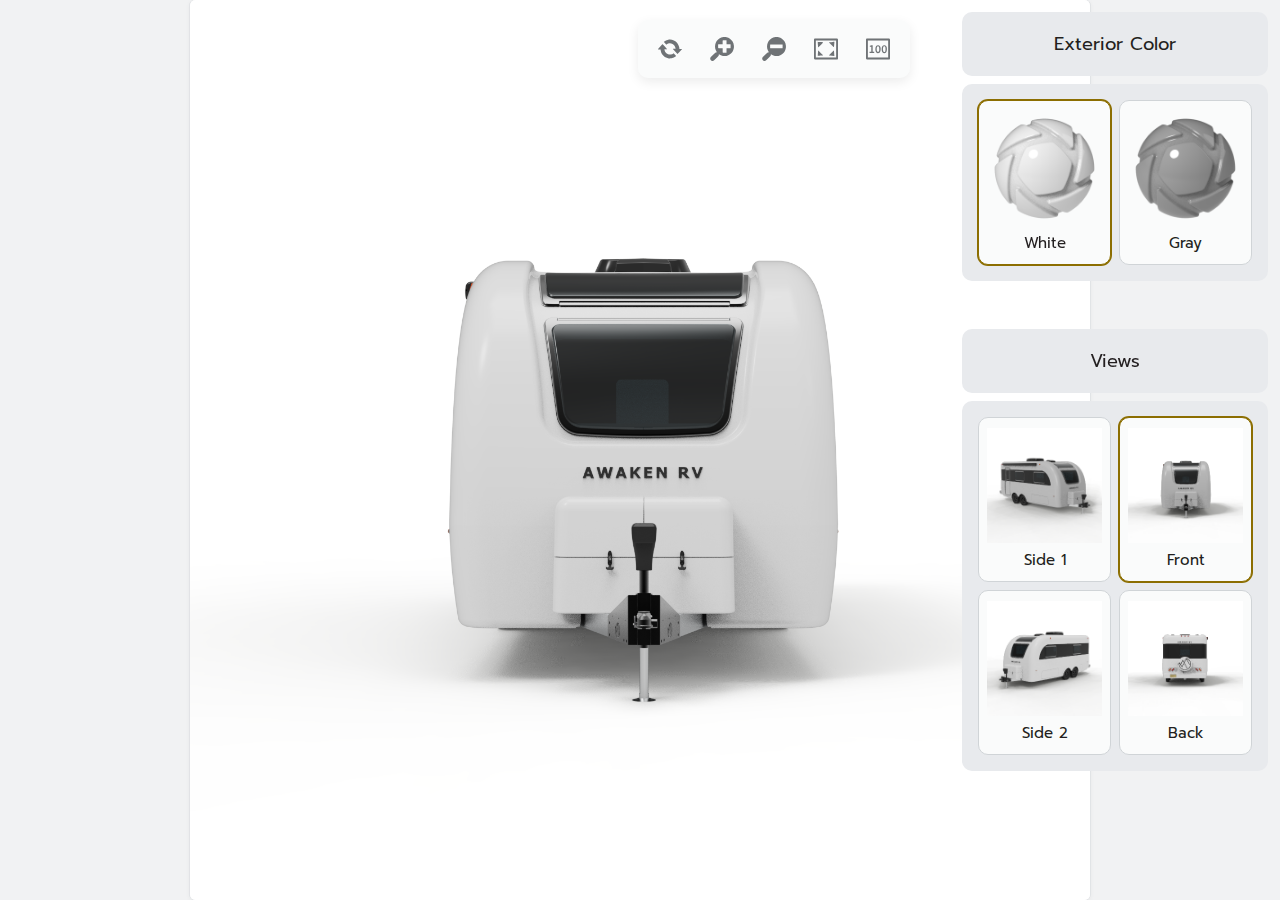
<file: index.html>
<!DOCTYPE html>
<html lang="en">
<head>
    <meta charset="UTF-8">
    <meta name="viewport" content="width=device-width, initial-scale=1.0">
    <meta http-equiv="refresh" content="0; url=keyshot-configurator.html">
    <title>Awaken RV Configurator</title>
    <style>
        body {
            margin: 0;
            padding: 0;
            display: flex;
            align-items: center;
            justify-content: center;
            height: 100vh;
            font-family: -apple-system, BlinkMacSystemFont, 'Segoe UI', Roboto, sans-serif;
            background: #F1F2F3;
        }
        .message {
            text-align: center;
            color: #666;
        }
        a {
            color: #C9A55A;
            text-decoration: none;
            font-weight: 500;
        }
        a:hover {
            text-decoration: underline;
        }
    </style>
</head>
<body>
    <div class="message">
        <p>Redirecting to configurator...</p>
        <p>If you are not redirected, <a href="keyshot-configurator.html">click here</a>.</p>
    </div>
</body>
</html>
</file>
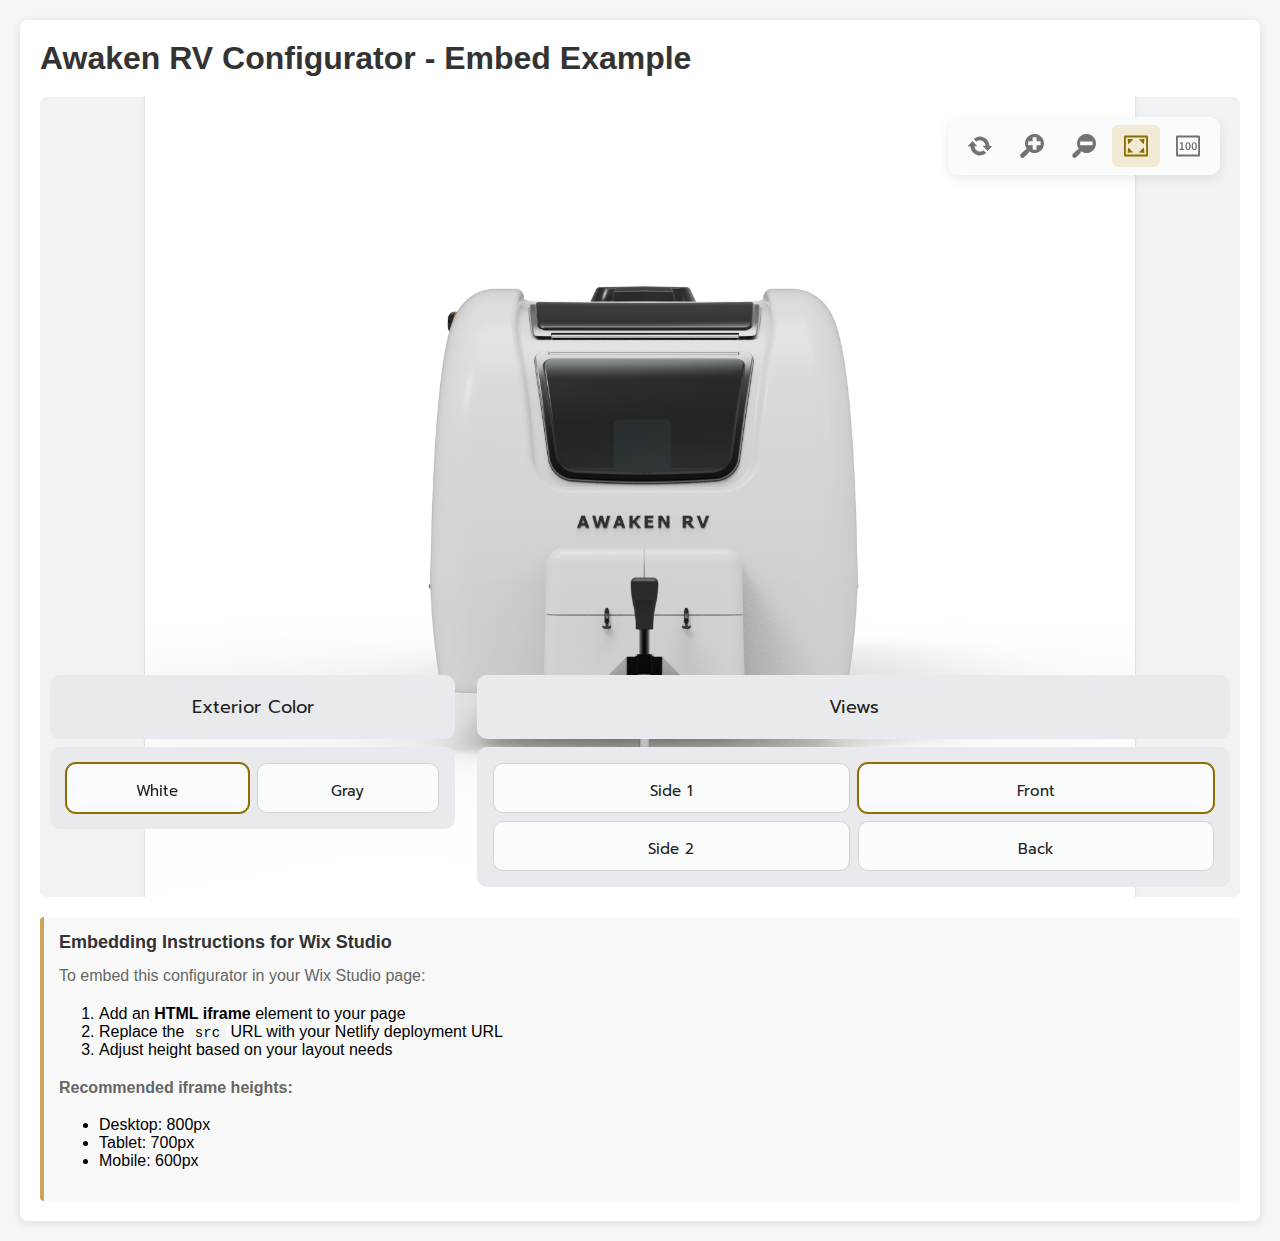
<file: embed-example.html>
<!DOCTYPE html>
<html lang="en">
<head>
    <meta charset="UTF-8">
    <meta name="viewport" content="width=device-width, initial-scale=1.0">
    <title>Awaken RV Configurator - Embed Example</title>
    <style>
        body {
            margin: 0;
            padding: 20px;
            font-family: -apple-system, BlinkMacSystemFont, 'Segoe UI', Roboto, Oxygen, Ubuntu, Cantarell, sans-serif;
            background: #f5f5f5;
        }
        
        .container {
            max-width: 1400px;
            margin: 0 auto;
            background: white;
            padding: 20px;
            border-radius: 8px;
            box-shadow: 0 2px 8px rgba(0,0,0,0.1);
        }
        
        h1 {
            margin: 0 0 20px 0;
            color: #333;
        }
        
        .embed-container {
            position: relative;
            width: 100%;
            background: #F1F2F3;
            border-radius: 8px;
            overflow: hidden;
        }
        
        iframe {
            width: 100%;
            height: 800px;
            border: none;
            display: block;
        }
        
        .info {
            margin-top: 20px;
            padding: 15px;
            background: #f9f9f9;
            border-left: 4px solid #C9A55A;
            border-radius: 4px;
        }
        
        .info h2 {
            margin: 0 0 10px 0;
            font-size: 18px;
            color: #333;
        }
        
        .info p {
            margin: 0 0 10px 0;
            line-height: 1.6;
            color: #666;
        }
        
        code {
            background: #f5f5f5;
            padding: 2px 6px;
            border-radius: 3px;
            font-family: 'Monaco', 'Courier New', monospace;
            font-size: 14px;
        }
        
        @media (max-width: 768px) {
            iframe {
                height: 600px;
            }
            
            body {
                padding: 10px;
            }
            
            .container {
                padding: 15px;
            }
        }
    </style>
</head>
<body>
    <div class="container">
        <h1>Awaken RV Configurator - Embed Example</h1>
        
        <div class="embed-container">
            <iframe 
                src="keyshot-configurator.html" 
                allowfullscreen
                title="Awaken RV 3D Configurator">
            </iframe>
        </div>
        
        <div class="info">
            <h2>Embedding Instructions for Wix Studio</h2>
            <p>To embed this configurator in your Wix Studio page:</p>
            <ol>
                <li>Add an <strong>HTML iframe</strong> element to your page</li>
                <li>Replace the <code>src</code> URL with your Netlify deployment URL</li>
                <li>Adjust height based on your layout needs</li>
            </ol>
            <p><strong>Recommended iframe heights:</strong></p>
            <ul>
                <li>Desktop: 800px</li>
                <li>Tablet: 700px</li>
                <li>Mobile: 600px</li>
            </ul>
        </div>
    </div>
</body>
</html>
</file>
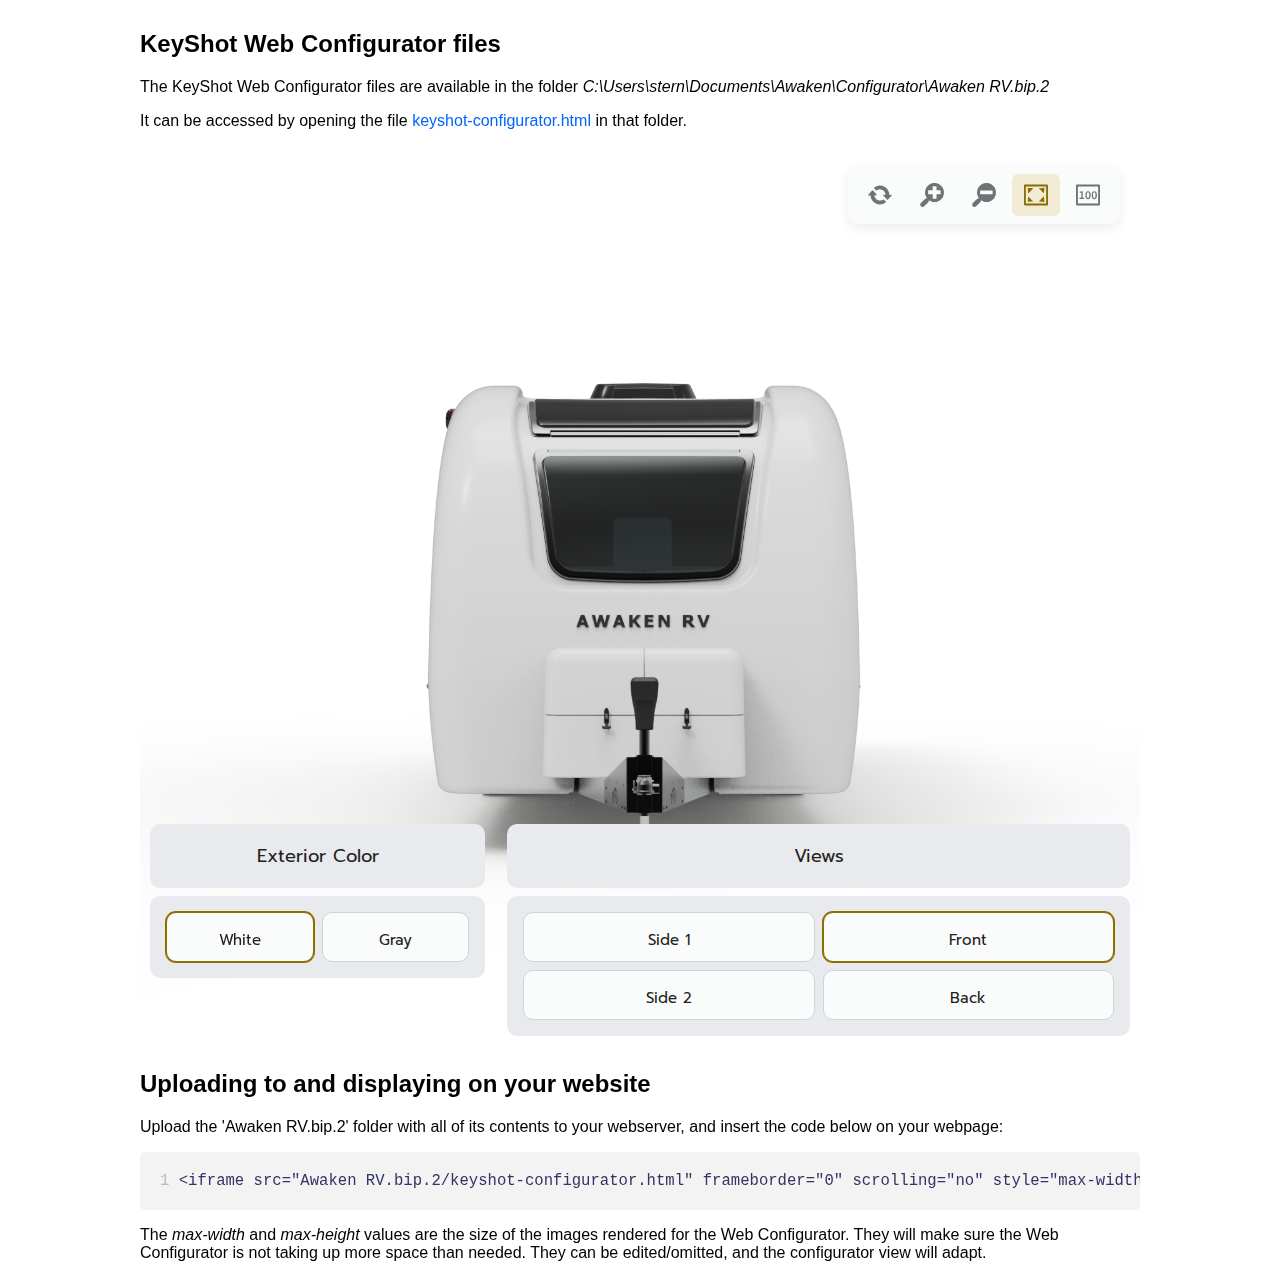
<file: instructions.html>
<!DOCTYPE html>
<html>
  <head>
    <title>Keyshot Web Configurator Instructions</title>
    <meta http-equiv="Content-Type" content="text/html; charset=UTF-8">
    <style>
        html, body { height: 100%; }
        body {
            margin: 0 auto;
            padding: 10px;
            max-width: 1000px;
            font-family: "Open Sans", sans-serif;
        }
        pre {
            padding: 20px;
            background-color: #f3f3f3;
            border-radius: 5px;
            color: #333366;
            overflow-x: scroll;
            max-width: 100%;
            font-size: 1.2em;
        }
        pre:before {
            content: "1 ";
            color: #bbbbbb;
        }
        a, a:visited {
            text-decoration: none;
            color: #0066ff;
        }
        a:hover {
            color: #0099ff;
        }
    </style>
  </head>
  <body>
    <h2>KeyShot Web Configurator files</h2>
    <p>The KeyShot Web Configurator files are available in the folder <i>C:\Users\stern\Documents\Awaken\Configurator\Awaken RV.bip.2</i></p>
    <p>It can be accessed by opening the file <a href="keyshot-configurator.html">keyshot-configurator.html</a> in that folder.</p>
    <iframe src="keyshot-configurator.html" frameborder="0" scrolling="no" style="max-width: 1600px; max-height: 1600px; height: 100%; width: 100%;"></iframe>

    <h2>Uploading to and displaying on your website</h2>
    <p>Upload the 'Awaken RV.bip.2' folder with all of its contents to your webserver, and insert the code below on your webpage:</p>
    <pre>&lt;iframe src="Awaken RV.bip.2/keyshot-configurator.html" frameborder="0" scrolling="no" style="max-width: 1600px; max-height: 1600px; height: 100%; width: 100%;"&gt;&lt;/iframe&gt;</pre>
    <p>The <i>max-width</i> and <i>max-height</i> values are the size of the images rendered for the Web Configurator. They will make sure the Web Configurator is not taking up more space than needed. They can be edited/omitted, and the configurator view will adapt.</p>
  </body>
</html>
</file>
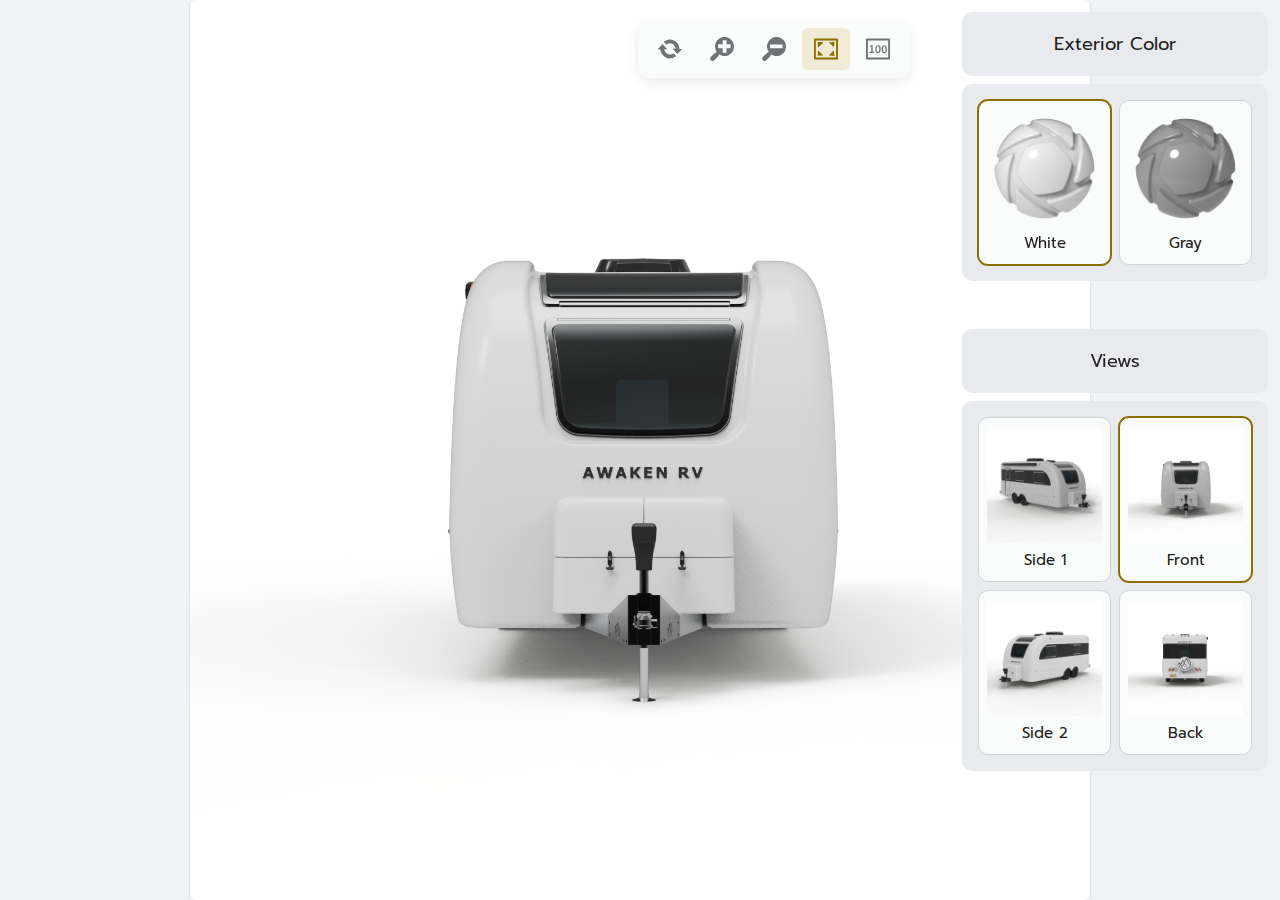
<file: keyshot-configurator.html>
<!DOCTYPE html>
<html>
  <head>
    <title>Keyshot Web Configurator</title>
    <meta http-equiv="Content-Type" content="text/html; charset=UTF-8">
    <link type="text/css" rel="stylesheet" href="keyshot-configurator.css">
    <script type="text/javascript" src="keyshot-configurator.js"></script>
    <script type="text/javascript" src="keyshot-configurator-modeldata.js"></script>
    <script type="text/javascript" src="keyshot-configurator-imagemapping.js"></script>
    <script type="text/javascript" src="keyshot-configurator-layoutsettings.js"></script>
  </head>
  <body>

    <div id="main">
      <img class="mainimg" src="" alt="" draggable="false">
    </div>

    <div class="panelarea layouthorizontal">
      <template id="flowselectiontemplate">
        <div class="flowwidget flowselection">
          <div class="flowselectionheaderbox">
            <div>
              <div class="flowselectionheadermenu hidden">
                <div class="flowheadertextbox">
                  <span class="flowheadertext"></span>
                </div>
                <!-- More div's -->
              </div>
              <div class="flowheadertextbox selected">
                <span class="flowheadertext"></span>
                <span class="flowheadermarker ksfont-arrow-left"></span>
                <span class="flowheadermarker ksfont-arrow-up"></span>
              </div>
            </div>
            <div class="flowselectionheaderscrollbox">
              <div class="flowselectionheaderscroller">
                <span class="ksfont-angle-dbl-left"></span>
              </div>
              <div>1/7</div>
              <div class="flowselectionheaderscroller">
                <span class="ksfont-angle-dbl-right"></span>
              </div>
            </div>
          </div>
          <div class="flowwidgetbody flowselectionbody">
            <div class="flowthumbnailitem">
              <div>
                <img src="" alt="">
                <span>Item Label</span>
              </div>
            </div>
            <div class="flowthumbnailitem">
              <div>
                <svg viewBox="0 0 512 512">
                  <path d="M496 0l-480 0c-9 0-16 7-16 16l0 480c0 9 7 16 16 16l481 0c8 0 15-7 15-16l0-481c0-8-7-15-16-15z m-464 32l448 0 0 448-448 0z m332 200l-216 0c-13 0-23 11-23 24 0 13 10 24 23 24l214 0c14 0 24-11 24-24 0-13-9-24-22-24z"></path>
                </svg>
                <span>None</span>
              </div>
            </div>
          </div>
        </div>
      </template>
      <template id="flowaccordiontemplate">
        <div class="flowwidget flowaccordion">
          <div class="flowaccordiongroup">
            <div class="flowheadertextbox flowaccordionheader">
              <span class="flowheadertext"></span>
              <span class="flowheadermarker ksfont-arrow-left"></span>
              <span class="flowheadermarker ksfont-arrow-down"></span>
            </div>
            <div class="flowwidgetbody flowaccordiongroupbody">
              <div class="flowthumbnailitem">
                <div>
                  <img src="" alt="">
                  <span>Item Label</span>
                </div>
              </div>
              <div class="flowthumbnailitem">
                <div>
                  <svg viewBox="0 0 512 512">
                    <path d="M496 0l-480 0c-9 0-16 7-16 16l0 480c0 9 7 16 16 16l481 0c8 0 15-7 15-16l0-481c0-8-7-15-16-15z m-464 32l448 0 0 448-448 0z m332 200l-216 0c-13 0-23 11-23 24 0 13 10 24 23 24l214 0c14 0 24-11 24-24 0-13-9-24-22-24z"></path>
                  </svg>
                  <span>None</span>
                </div>
              </div>
            </div>
          </div>
          <!-- More 'flowaccordiongroup's -->
        </div>
      </template>
      <template id="flowwidgetdraghandle">
        <div class="flowwidgetdraghandle" draggable="false">
          <div class="flowwidgetdraghandledot"></div>
          <div class="flowwidgetdraghandledot"></div>
          <div class="flowwidgetdraghandledot"></div>
        </div>
      </template>
    </div>

    <div class="toolbar">
      <div id="toolbar-reset" class="toolbarbutton" title="Reset Configuration">
        <span class="ksfont-reset"></span>
      </div>
      <div id="toolbar-zoomin" class="toolbarbutton" title="Zoom In">
        <span class="ksfont-zoom-in"></span>
      </div>
      <div id="toolbar-zoomout" class="toolbarbutton" title="Zoom Out">
        <span class="ksfont-zoom-out"></span>
      </div>
      <div id="toolbar-fittoview" class="toolbarbutton" title="Fit to View">
        <span class="ksfont-zoom-to-fit"></span>
      </div>
      <div id="toolbar-actualsize" class="toolbarbutton" title="Actual Size">
        <span class="ksfont-zoom-to-100"></span>
      </div>
    </div>

  </body>
</html>
</file>
<file: keyshot-configurator.css>
@import url('https://fonts.googleapis.com/css2?family=Prompt:wght@300;400;500&display=swap');

@font-face {
    font-family: "ks-configurator-icons";
    src: url("fonts/ks-configurator-icons.woff") format("woff"),
         url("fonts/ks-configurator-icons.ttf") format("truetype"),
         url("fonts/ks-configurator-icons.svg#ks-configurator-icons") format("svg");
    font-weight: normal;
    font-style: normal;
}

.ksfont-arrow-left::before { content: "\e001"; }
.ksfont-arrow-right::before { content: "\e002"; }
.ksfont-arrow-up::before { content: "\e00f"; }
.ksfont-arrow-down::before { content: "\e000"; }
.ksfont-angle-dbl-left::before { content: "\e0fa"; }
.ksfont-angle-dbl-right::before { content: "\e0f9"; }
.ksfont-reset::before { content: "\e008"; }
.ksfont-save-configuration::before { content: "\e0ff"; }
.ksfont-zoom-in::before { content: "\e0fe"; }
.ksfont-zoom-out::before { content: "\e0fd"; }
.ksfont-zoom-to-fit::before { content: "\e0fb"; }
.ksfont-zoom-to-100::before { content: "\e0fc"; }

:root {
    /* ========================================
       AWAKEN RV DESIGN SYSTEM
       ======================================== */
    
    /* === NEUTRAL COLORS === */
    --Neutral-Neutral-Lightest: #FAFBFB;
    --Neutral-Neutral-Lighter: #F1F2F3;
    --Neutral-Neutral-Light: #D0D4D7;
    --Neutral-Neutral: #A7ADB2;
    --Neutral-Neutral-Dark: #6F7376;
    --Neutral-Neutral-Darker: #454749;
    --Neutral-Neutral-Darkest: #231F20;
    
    /* === BLUE 1 COLORS === */
    --Blue-1-Blue-1-Lightest: #E6F0F9;
    --Blue-1-Blue-1-Lighter: #CCE0F3;
    --Blue-1-Blue-1-Light: #B1CDE7;
    --Blue-1-Blue-1: #5C98CC;
    --Blue-1-Blue-1-Dark: #4778A3;
    --Blue-1-Blue-1-Darker: #385F82;
    --Blue-1-Blue-1-Darkest: #2B4A66;
    
    /* === BLUE 2 COLORS === */
    --Blue-2-Blue-2-Lightest: #E4EBF4;
    --Blue-2-Blue-2-Lighter: #C9D8E9;
    --Blue-2-Blue-2-Light: #ADC4DE;
    --Blue-2-Blue-2: #4877B2;
    --Blue-2-Blue-2-Dark: #385E8F;
    --Blue-2-Blue-2-Darker: #1F3246;
    --Blue-2-Blue-2-Darkest: #1F3246;
    
    /* === GOLD COLORS === */
    --Gold-Gold-Lightest: #F8F5EA;
    --Gold-Gold-Lighter: #F1EBD5;
    --Gold-Gold-Light: #E9E0BF;
    --Gold-Gold: #8C6E01;
    --Gold-Gold-Dark: #6F570A;
    --Gold-Gold-Darker: #584612;
    --Gold-Gold-Darkest: #453718;
    
    /* === TABLE COLORS === */
    --Table-Green: #008A5B;
    --Table-Color: #BF5747;
    
    /* === TYPOGRAPHY === */
    --font-family-primary: 'Prompt', sans-serif;
    --font-family-icons: "ks-configurator-icons";
    
    /* Font Sizes */
    --font-size-xs: 16px;
    --font-size-sm: 18px;
    --font-size-base: 20px;
    --font-size-lg: 24px;
    --font-size-xl: 32px;
    --font-size-2xl: 42px;
    --font-size-3xl: 58px;
    --font-size-4xl: 60px;
    --font-size-5xl: 80px;
    
    /* Font Weights */
    --font-weight-light: 300;
    --font-weight-normal: 400;
    --font-weight-medium: 500;
    
    /* Line Heights */
    --line-height-tight: 29px;
    --line-height-base: 32px;
    --line-height-relaxed: 36px;
    --line-height-loose: 44px;
    --line-height-xl: 58px;
    --line-height-2xl: 70px;
    --line-height-3xl: 75px;
    --line-height-4xl: 92px;
    
    /* === SPACING === */
    --spacing-xs: 10px;
    --spacing-sm: 15px;
    --spacing-md: 35px;
    --spacing-lg: 50px;
    --spacing-xl: 70px;
    --spacing-2xl: 100px;
    --spacing-3xl: 150px;
    
    /* === BORDER RADIUS === */
    --radius-sm: 10px;
    --radius-md: 12px;
    
    /* === CONFIGURATOR SPECIFIC COLORS === */
    --color-panel-background: var(--Blue-2-Blue-2-Darker);
    --color-panel-border: var(--Neutral-Neutral);
    --color-title-text: var(--Neutral-Neutral-Lightest);
    --color-title-background: rgba(31, 50, 70, 0.8);
    --color-title-text-selected: var(--Neutral-Neutral-Lightest);
    --color-title-background-selected: var(--Blue-2-Blue-2-Dark);
    --color-title-text-hover: var(--Neutral-Neutral-Lightest);
    --color-title-background-hover: var(--Gold-Gold);
    --color-thumbnail-text: var(--Neutral-Neutral-Darker);
    --color-thumbnail-background: var(--Neutral-Neutral-Lightest);
    --color-thumbnail-border: var(--Neutral-Neutral-Light);
    --color-thumbnail-text-selected: var(--Neutral-Neutral-Darkest);
    --color-thumbnail-background-selected: var(--Gold-Gold-Lighter);
    --color-thumbnail-border-selected: var(--Gold-Gold);
    --color-thumbnail-text-hover: var(--Neutral-Neutral-Darkest);
    --color-thumbnail-background-hover: var(--Neutral-Neutral-Lighter);
    --color-thumbnail-border-hover: var(--Blue-1-Blue-1);
    --color-window-background: var(--Neutral-Neutral-Lightest);
    --color-side-panel-background: var(--Blue-2-Blue-2-Darker);
    
    /* === FONT SIZES (LEGACY) === */
    --size-titles-font: 11;
    --size-thumbnail-font: 9;
}

html, body {
    height: 100%;
}

body {
    font-family: var(--font-family-primary);
    margin: 0;
    background: var(--color-window-background);
    position: relative;
    font-weight: var(--font-weight-normal);
    color: var(--Neutral-Neutral-Darkest);
    text-transform: none;
    letter-spacing: 0;
}

#main {
    height: 100%;
    width: 100%;
    overflow: hidden;
    display: flex;
    align-items: center;
    justify-content: center;
    --image-top: 0;
    --image-left: 0;
    --image-zoom-factor: 1;
    background: var(--Neutral-Neutral-Lighter);
    padding-right: 370px;
}

@media (max-width: 1400px) {
    #main {
        padding-right: 350px;
    }
}

@media (max-width: 1200px) {
    #main {
        padding-right: 0;
        padding-bottom: 190px;
    }
}

@media (max-width: 768px) {
    #main {
        padding-bottom: 175px;
    }
}

.mainimg {
    flex: 0 0 auto;
    position: relative;
    top: calc(var(--image-top) * 1px);
    left: calc(var(--image-left) * 1px);
    transform: scale(var(--image-zoom-factor));
    border: 1px solid var(--Neutral-Neutral-Light);
    border-radius: var(--radius-sm);
    box-shadow: 0 2px 8px rgba(0, 0, 0, 0.04);
}

.movablecursor {
    cursor: move;
}

.toolbar {
    position: fixed;
    top: 20px;
    right: 420px;
    width: auto;
    height: auto;
    display: flex;
    flex-direction: row;
    align-items: center;
    justify-content: center;
    background: var(--Neutral-Neutral-Lightest);
    border-radius: var(--radius-sm);
    padding: 8px;
    box-shadow: 0 4px 12px rgba(0, 0, 0, 0.08);
    gap: 4px;
    z-index: 100;
}

@media (max-width: 1400px) {
    .toolbar {
        right: 370px;
    }
}

@media (max-width: 1200px) {
    .toolbar {
        right: 20px;
        top: 20px;
        bottom: auto;
    }
}

@media (max-width: 768px) {
    .toolbar {
        top: 10px;
        right: 10px;
        padding: 6px;
    }
}

.toolbarbutton {
    font-family: var(--font-family-icons);
    font-size: 18pt;
    user-select: none;
    -webkit-user-select: none;
    padding: 8px 12px;
    color: var(--Neutral-Neutral-Dark);
    transition: all 0.2s ease;
    cursor: pointer;
    border-radius: 6px;
}
.toolbarbutton:hover {
    color: var(--Gold-Gold);
    background: var(--Gold-Gold-Lightest);
}
.toolbarbutton.selected {
    color: var(--Gold-Gold);
    background: var(--Gold-Gold-Lighter);
}

.panelarea {
    position: fixed;
    display: flex;
    background: transparent;
    --flowwidget-first-size: 35;
    /* This is set to "100 - flowwidget-first-size". It looks like Firefox doesn't like calc() in flex: values (observed in version 56) */
    --flowwidget-second-size: 65;
    padding: 14px;
    z-index: 10;
}

.panelarea.layouthorizontal {
    left: 0;
    bottom: 0;
    height: auto;
    max-height: 280px;
    width: 100%;
    flex-direction: row;
}

.panelarea.layoutvertical {
    top: 0;
    right: 0;
    height: 100vh;
    width: 350px;
    flex-direction: column;
    padding: 12px;
    overflow-y: auto;
    box-sizing: border-box;
}

@media (max-width: 1400px) {
    .panelarea.layoutvertical {
        width: 330px;
    }
}

@media (max-width: 1200px) {
    .panelarea.layoutvertical {
        width: 100%;
        height: auto;
        bottom: 0;
        top: auto;
        flex-direction: row;
        overflow-x: auto;
        overflow-y: visible;
        padding: 10px;
        gap: 10px;
    }
    
    .panelarea.layoutvertical > .flowwidget {
        flex: 0 0 auto;
        width: calc(50% - 6px);
        min-width: 200px;
        margin: 0;
    }
    
    .panelarea.layoutvertical > .flowwidget:last-child {
        margin: 0;
    }
    
    /* Both sections use 2x2 grid on tablet/mobile */
    .flowwidgetbody .flowthumbnailitem {
        flex: 0 0 50%;
        max-width: 50%;
        padding: 4px;
    }
    
    .flowthumbnailitem > div {
        padding: 8px 6px;
        min-height: 46px;
    }
    
    /* Hide thumbnail images on tablet/mobile */
    .flowthumbnailitem img,
    .flowthumbnailitem svg {
        display: none;
    }
    
    .flowthumbnailitem > div {
        justify-content: center;
    }
    
    .flowheadertextbox {
        font-size: 16px;
        height: 40px;
        padding: 8px 10px;
    }
}

@media (max-width: 768px) {
    .panelarea {
        padding: 8px;
    }
    
    .panelarea.layoutvertical {
        padding: 8px;
        gap: 8px;
    }
    
    .panelarea.layoutvertical > .flowwidget {
        width: calc(50% - 5px);
        min-width: 0;
    }
    
    .flowwidgetbody {
        padding: 8px;
        min-height: auto;
    }
    
    /* 2x2 grid on mobile */
    .flowwidgetbody .flowthumbnailitem {
        flex: 0 0 50%;
        max-width: 50%;
        padding: 4px;
    }
    
    .flowthumbnailitem > div {
        padding: 8px 6px;
        min-height: 44px;
        font-size: 13px;
    }
    
    /* Hide thumbnail images on mobile */
    .flowthumbnailitem img,
    .flowthumbnailitem svg {
        display: none;
    }
    
    .flowthumbnailitem > div {
        justify-content: center;
    }
    
    .flowheadertextbox {
        font-size: 14px;
        height: 40px;
        padding: 8px 10px;
    }
}

/* Extra-narrow phones (e.g. Wix mobile 320px): stack sections to avoid horizontal scrolling */
@media (max-width: 420px) {
    .panelarea.layoutvertical {
        flex-direction: column;
        overflow-x: hidden;
        align-items: stretch;
    }

    .panelarea.layoutvertical > .flowwidget {
        width: 100%;
    }

    /* Make everything more compact and avoid truncation on 320px */
    .panelarea {
        padding: 6px;
    }

    .panelarea.layoutvertical {
        padding: 6px;
        gap: 6px;
    }

    .flowheadertextbox {
        height: 32px;
        padding: 6px 8px;
        font-size: 13px;
        margin-bottom: 6px;
    }

    .flowheadertext {
        white-space: normal;
        overflow: visible;
        text-overflow: clip;
        font-size: 16px;
        line-height: 1.2;
    }

    .flowwidgetbody {
        padding: 6px;
    }

    /* Colors: single-column for full label visibility */
    .flowwidget:first-child .flowwidgetbody .flowthumbnailitem {
        flex: 0 0 100%;
        max-width: 100%;
        padding: 3px;
    }

    /* Views: keep 2-column grid */
    .flowwidget:not(:first-child) .flowwidgetbody .flowthumbnailitem {
        flex: 0 0 50%;
        max-width: 50%;
        padding: 3px;
    }

    .flowthumbnailitem > div {
        min-height: 44px;
        padding: 10px 8px;
        justify-content: center;
    }

    .flowthumbnailitem > div > span {
        font-size: 13px;
        padding: 0;
        margin-top: 0;
        white-space: nowrap;
        overflow: hidden;
        text-overflow: ellipsis;
        line-height: 1.3;
        text-align: center;
        max-width: 100%;
    }
}

.panelarea > .flowwidget:first-child {
    flex: var(--flowwidget-first-size) var(--flowwidget-first-size) 0;
}
.panelarea > .flowwidget:not(:first-child) {
    flex: var(--flowwidget-second-size) var(--flowwidget-second-size) 0;
}

.flowwidgetbody {
    display: flex;
    flex-direction: row;
    flex-wrap: wrap;
    align-content: flex-start;
    overflow: auto;
    border: none;
    background: #E8EAED;
    color: var(--Neutral-Neutral-Darkest);
    box-sizing: border-box;
    padding: 12px;
    font-size: calc(var(--size-thumbnail-font) * 1pt);
    --thumbnail-size-percentage: 50%;
    --current-thumbnail-width: 128px;
    --current-thumbnail-height: 128px;
    border-radius: var(--radius-sm);
}

@media (max-width: 768px) {
    .flowwidgetbody {
        padding: 12px;
    }
}

.flexaligncontentworkaround .flowselectionbody::before {
    content: "";
    flex: 0 0 100%;
    width: 0;
}

.flowselectionbody > * {
    flex: 0 0 var(--thumbnail-size-percentage);
    min-height: 0;
}
.flowaccordiongroup.selected > .flowaccordiongroupbody > * {
    width: var(--thumbnail-size-percentage);
    flex: 0 0 auto;
    min-height: 0;
}

.flowthumbnailitem {
    box-sizing: border-box;
    padding: 4px;
}

/* Two items per row for color selections */
.flowselectionbody[data-selection-type="colors"] .flowthumbnailitem,
.flowselectionbody.colors-selection .flowthumbnailitem {
    flex: 0 0 50%;
    max-width: 50%;
}

@media (max-width: 768px) {
    .flowthumbnailitem {
        padding: 4px;
    }
}

.flowthumbnailitem > div {
    height: 100%;
    display: flex;
    flex-direction: column;
    align-items: center;
    justify-content: center;
    border-width: 1px;
    border-radius: var(--radius-sm);
    border-style: solid;
    background: var(--Neutral-Neutral-Lightest);
    border-color: var(--Neutral-Neutral-Light);
    color: var(--Neutral-Neutral-Darkest);
    box-sizing: border-box;
    min-width: 0;
    font-weight: var(--font-weight-normal);
    transition: all 0.2s ease;
    cursor: pointer;
    padding: 10px 8px;
}

@media (max-width: 768px) {
    .flowthumbnailitem > div {
        padding: 8px 6px;
        border-width: 2px;
    }
}
.flowselectionbody.listlayout .flowthumbnailitem > div {
    flex-direction: row;
}
.flowthumbnailitem > div > * {
    min-height: 0;
}
.flowselectionbody > .flowthumbnailitem > div > :first-child {
    flex: 1 1 0;
    width: var(--current-thumbnail-width);
}
.flowselectionbody > .flowthumbnailitem > div > img {
    object-fit: contain;
}
.flowselectionbody.listlayout > .flowthumbnailitem > div > :first-child {
    flex: 0 0 auto;
    height: 100%;
    width: auto;
}
.flowselectionbody.listlayout > .flowthumbnailitem > div > svg {
    max-width: none;
    max-height: 50px;
}
.flowselectionbody > .flowthumbnailitem > div > span {
    max-width: var(--current-thumbnail-width);
}
.flowselectionbody.listlayout > .flowthumbnailitem > div > span {
    width: 12em;
    max-width: none;
    padding-left: 5px;
}
.flowaccordiongroupbody > .flowthumbnailitem > div > :first-child {
    width: 100%;
}
.flowaccordiongroupbody > .flowthumbnailitem > div > img {
    flex: 0 0 auto;
}
.flowaccordiongroupbody > .flowthumbnailitem > div > span {
    max-width: 100%;
}
.flowthumbnailitem > div > span {
    flex: 0 0 auto;
    overflow: hidden;
    white-space: nowrap;
    text-overflow: ellipsis;
    padding: 4px 6px 0;
    font-size: 15px;
    margin-top: 2px;
    text-align: center;
    width: 100%;
    font-weight: var(--font-weight-normal);
    letter-spacing: 0;
    text-transform: none;
}

@media (max-width: 768px) {
    .flowthumbnailitem > div > span {
        font-size: 14px;
        padding: 4px 6px 0;
    }
}
.flowthumbnailitem > div > svg {
    max-width: 50px;
}
.flowaccordiongroupbody > .flowthumbnailitem > div > svg {
    height: var(--current-thumbnail-height);
}
.flowthumbnailitem > div > svg path {
    fill: var(--color-thumbnail-text);
}

.hidethumbnailtext .flowthumbnailitem > div > span {
    display: none;
}

.flowthumbnailitem > div:hover {
    background: var(--Neutral-Neutral-Lightest);
    border-color: var(--Neutral-Neutral-Dark);
    color: var(--Neutral-Neutral-Darkest);
    transform: translateY(0);
    box-shadow: 0 2px 8px rgba(0, 0, 0, 0.08);
}
.flowthumbnailitem > div.selected, .flowthumbnailitem > div.selected:hover {
    background: var(--Neutral-Neutral-Lightest);
    border-color: var(--Gold-Gold);
    color: var(--Neutral-Neutral-Darkest);
    border-width: 1px;
    transform: translateY(0);
    box-shadow: 0 0 0 1px var(--Gold-Gold);
    font-weight: var(--font-weight-medium);
}

@media (max-width: 768px) {
    .flowthumbnailitem > div.selected, 
    .flowthumbnailitem > div.selected:hover {
        border-width: 1px;
    }
}

.hidden {
    visibility: hidden;
}

.nodisplay {
    display: none;
}

.flowselectionheaderbox {
    position: absolute;
    bottom: 100%;
    font-size: calc(var(--size-titles-font) * 1pt);
    margin-bottom: 8px;
}

@media (max-width: 768px) {
    .flowselectionheaderbox {
        margin-bottom: 6px;
    }
}

.flowselectionheaderbox > div {
    display: inline-block;
    vertical-align: bottom;
}

.flowheadertextbox {
    display: flex;
    flex-direction: row;
    height: 44px;
    align-items: center;
    padding: 10px 12px;
    margin-bottom: 8px;
    white-space: nowrap;
    color: var(--Neutral-Neutral-Darkest);
    background-color: #E8EAED;
    --headertext-title: "Title";
    --headertext-value: "Current Value";
    border-radius: var(--radius-sm);
    cursor: pointer;
    font-weight: var(--font-weight-normal);
    font-size: 16px;
    letter-spacing: 0;
    text-transform: none;
}

@media (max-width: 768px) {
    .flowheadertextbox {
        height: 44px;
        padding: 10px 12px;
        font-size: 14px;
    }
}
.flowselectionheaderscrollbox {
    background: #E8EAED;
    border-radius: 0 var(--radius-sm) var(--radius-sm) 0;
}
.flowselectionheaderscrollbox > div {
    padding: 12px 16px;
    display: inline-block;
    vertical-align: bottom;
}

.flowheadertextbox.selected, .flowaccordiongroup.selected > .flowheadertextbox, .flowselectionheaderscrollbox > div {
    color: var(--Neutral-Neutral-Darkest);
    background: #E8EAED;
}

@media (max-width: 768px) {
    .flowselectionheaderscrollbox > div {
        padding: 10px 12px;
        font-size: 14px;
    }
}

.flowheadertext {
    flex: 1 1 0;
    overflow: hidden;
    text-overflow: ellipsis;
    font-weight: var(--font-weight-normal);
    text-align: center;
    font-size: 18px;
    letter-spacing: 0;
    text-transform: none;
}
.flowheadertext::before {
    content: var(--headertext-title);
}
.flowheadertext::after {
    content: "";
}

.flowheadermarker {
    flex: 0 0 auto;
    font-family: "ks-configurator-icons";
    padding-left: 0.3em;
}

.flowselectionheaderscroller {
    user-select: none;
    -webkit-user-select: none;
    cursor: pointer;
    transition: all 0.2s ease;
}
.flowselectionheaderscroller:hover {
    color: var(--Gold-Gold);
}
.flowselectionheaderscroller > span {
    font-family: var(--font-family-icons);
    vertical-align: middle;
    line-height: 1px;
}

.flowselection .flowselectionheadermenu.hidden + .flowheadertextbox .flowheadermarker.ksfont-arrow-up {
    display: none;
}
.flowselection .flowselectionheadermenu:not(.hidden) + .flowheadertextbox .flowheadermarker.ksfont-arrow-left {
    display: none;
}
.flowselection .flowselectionheadermenu:not(.multioptions) + .flowheadertextbox .flowheadermarker {
    display: none;
}

.flowaccordiongroup > .flowaccordionheader {
    flex: 0 0 auto;
    font-size: calc(var(--size-titles-font) * 1pt);
}
.flowaccordiongroup > .flowaccordiongroupbody {
    flex: 0 1 auto;
}

.flowaccordiongroup > .flowaccordiongroupbody {
    display: none;
}

.flowaccordiongroup.selected > .flowaccordiongroupbody {
    display: flex;
}

.flowaccordiongroup.selected .flowheadermarker.ksfont-arrow-left {
    display: none;
}
.flowaccordiongroup:not(.selected) .flowheadermarker.ksfont-arrow-down {
    display: none;
}
.flowaccordiongroup:only-child .flowaccordionheader .flowheadermarker {
    display: none;
}

.flowwidgetdraghandle {
    display: flex;
    align-items: center;
    justify-content: center;
    background-color: transparent;
    padding: 8px;
}

.layouthorizontal .flowwidgetdraghandle {
    flex-direction: column;
    cursor: col-resize;
}
.layoutvertical .flowwidgetdraghandle {
    flex-direction: row;
    cursor: row-resize;
}

.flowwidgetdraghandledot {
    width: 6px;
    height: 6px;
    border-radius: 50%;
    background-color: var(--Neutral-Neutral);
    transition: background-color 0.2s ease;
}
.layouthorizontal .flowwidgetdraghandledot {
    margin: 3px 2px;
}
.layoutvertical .flowwidgetdraghandledot {
    margin: 2px 3px;
}

.flowwidgetdraghandle:hover > .flowwidgetdraghandledot {
    background-color: var(--Gold-Gold);
}

/* ========================================
   CUSTOM SCROLLBAR STYLING
   ======================================== */

.flowwidgetbody::-webkit-scrollbar {
    width: 8px;
    height: 8px;
}

.flowwidgetbody::-webkit-scrollbar-track {
    background: #D1D5DB;
    border-radius: 4px;
}

.flowwidgetbody::-webkit-scrollbar-thumb {
    background: var(--Neutral-Neutral);
    border-radius: 4px;
    transition: background 0.2s ease;
}

.flowwidgetbody::-webkit-scrollbar-thumb:hover {
    background: var(--Neutral-Neutral-Dark);
}

/* Firefox scrollbar */
.flowwidgetbody {
    scrollbar-width: thin;
    scrollbar-color: var(--Neutral-Neutral) #D1D5DB;
}

.panelarea.layoutvertical::-webkit-scrollbar {
    width: 8px;
}

.panelarea.layoutvertical::-webkit-scrollbar-track {
    background: transparent;
}

.panelarea.layoutvertical::-webkit-scrollbar-thumb {
    background: var(--Neutral-Neutral);
    border-radius: 4px;
}

.panelarea.layoutvertical::-webkit-scrollbar-thumb:hover {
    background: var(--Neutral-Neutral-Dark);
}

/* ========================================
   RESPONSIVE ADJUSTMENTS
   ======================================== */

/* Ensure proper flex layout for widgets */
.flowwidget {
    display: flex;
    flex-direction: column;
    min-height: 0;
}

.flowselection {
    width: 100%;
    height: 100%;
    position: relative;
    display: flex;
    flex-direction: column;
}

/* Accordion specific styles */
.flowaccordion {
    min-height: 0;
    display: flex;
    flex-direction: column;
    height: 100%;
}

.flowaccordiongroup {
    flex: 0 0 auto;
    min-height: 0;
    display: flex;
    flex-direction: column;
}

.flowaccordiongroup.selected {
    flex: 0 0 auto;
}

/* Layout spacing */
.panelarea > .flowwidget {
    margin-bottom: 16px;
}

.panelarea > .flowwidget:last-child {
    margin-bottom: 0;
}

.panelarea.layoutvertical > .flowwidget + .flowwidgetdraghandle {
    display: none;
}

@media (max-width: 1200px) {
    .panelarea.layoutvertical {
        flex-direction: row;
    }
    
    .panelarea.layoutvertical > .flowwidget {
        margin-right: 12px;
        margin-bottom: 0;
    }
    
    .panelarea.layoutvertical > .flowwidget:last-child {
        margin-right: 0;
    }
}

/* Ensure images scale properly */
.flowthumbnailitem img {
    max-width: 100%;
    height: auto;
    object-fit: contain;
}

/* Two-column layout for specific selections */
.flowwidgetbody.two-column .flowthumbnailitem,
.flowselectionbody.grid-2col .flowthumbnailitem {
    flex: 0 0 calc(50% - 12px);
    max-width: calc(50% - 12px);
}

/* For exterior colors specifically - force two columns */
.flowselectionbody {
    display: flex;
    flex-direction: row;
    flex-wrap: wrap;
    align-content: flex-start;
}

.flowselectionbody .flowthumbnailitem {
    flex: 0 0 calc(50% - 12px);
    max-width: calc(50% - 12px);
}

/* For views, use 2x2 grid */
.flowselectionbody.views-grid .flowthumbnailitem {
    flex: 0 0 calc(50% - 12px);
    max-width: calc(50% - 12px);
}

@media (max-width: 768px) {
    .flowwidgetbody.two-column .flowthumbnailitem,
    .flowselectionbody.grid-2col .flowthumbnailitem,
    .flowselectionbody .flowthumbnailitem {
        flex: 0 0 calc(50% - 8px);
        max-width: calc(50% - 8px);
    }
}
</file>
